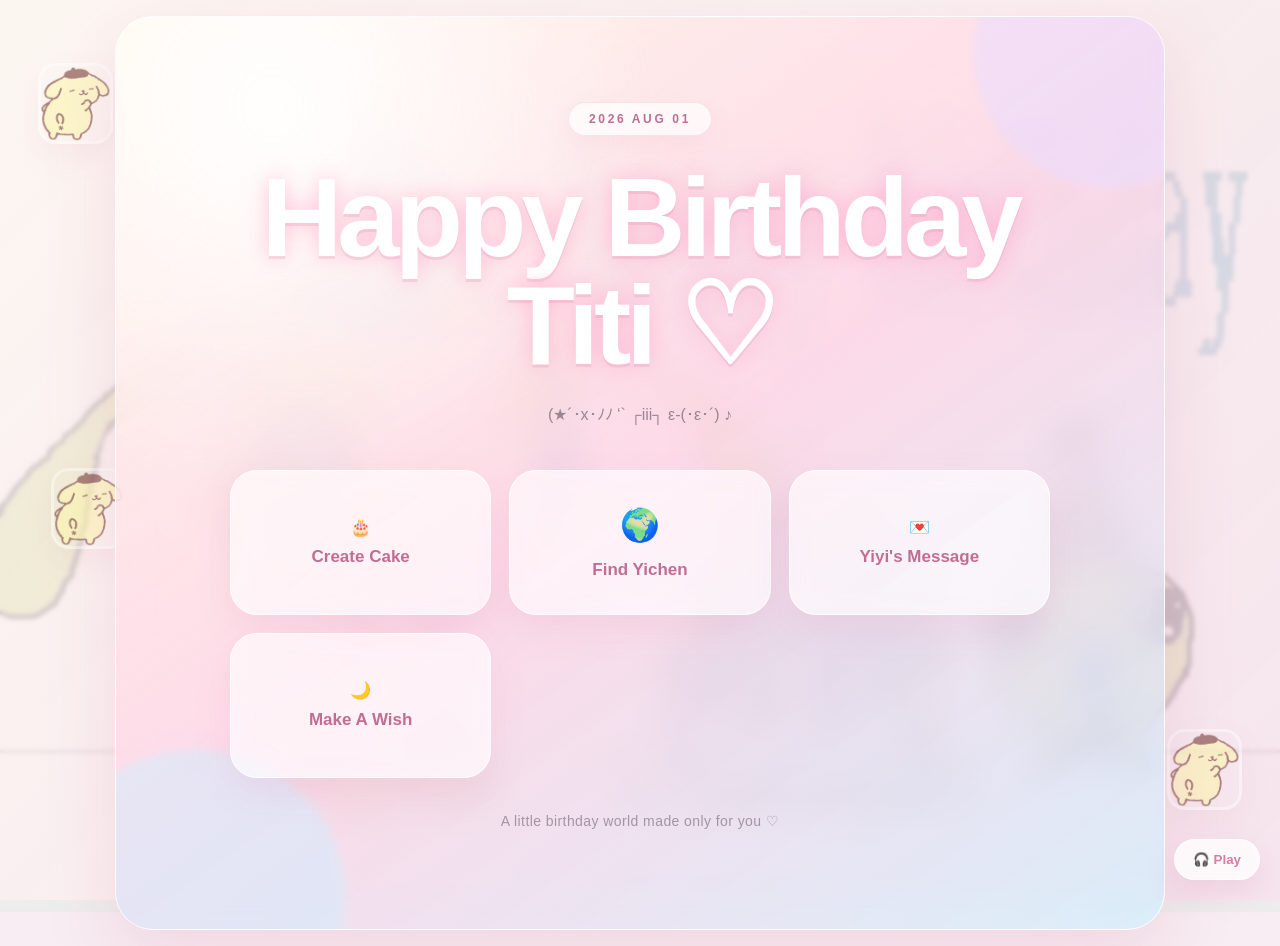
<file: index.html>
<!DOCTYPE html>
<html lang="en">

<head>

<meta charset="UTF-8">

<meta name="viewport" content="width=device-width, initial-scale=1.0">

<title>
TITI'S 24TH BIRTHDAY ♡
</title>

<link rel="stylesheet" href="style.css">
<link rel="stylesheet" href="site-background-override.css">

</head>


<body>


<!-- BACKGROUND DECORATIONS -->

<div class="floating-stickers">

<img src="images/db.jpeg" class="pompompurin p1">

<img src="images/db.jpeg" class="pompompurin p2">

<img src="images/db.jpeg" class="pompompurin p3">


<span class="white-heart h1">♡</span>

<span class="white-heart h2">♡</span>

<span class="white-heart h3">♡</span>

</div>





<!-- LOADING SCREEN -->

<div id="loading-screen">


<div class="loading-logo">

♡ TITI.EXE ♡

</div>


<p>
Preparing birthday system...
</p>



<div class="loading-bar">

<div id="loading-progress"></div>

</div>



<span id="loading-number">
0%
</span>


</div>









<!-- HOME PAGE -->

<section id="home-page">



<div class="magazine-title">

2026 Aug 01

</div>





<h1>

Happy Birthday

<br>

Titi ♡

</h1>





<p>

(★´･x･ﾉﾉ ‘` ┌iii┐ ε-(･ε･´) ♪

</p>





<div class="home-buttons">



<a href="cake.html">

<button>

🎂

<br>

Create Cake

</button>

</a>

<a href="journey.html" class="home-button">
  <span class="button-icon">🌍</span>
  <span>Find Yichen</span>
</a>



<a href="message.html">

<button>

💌

<br>

Yiyi's Message

</button>

</a>





<a href="wish.html">

<button>

🌙

<br>

Make A Wish

</button>

</a>



</div>





<div class="home-note">


A little birthday world made only for you ♡


</div>



</section>









<!-- MUSIC -->

<audio id="music" loop>


<source src="music/Thaiboy_Digital_-_B_with_U_KLICKAUD.mp3">


</audio>




<button id="music-btn">

🎧 Play

</button>









<script src="script.js"></script>


</body>


</html>
</file>
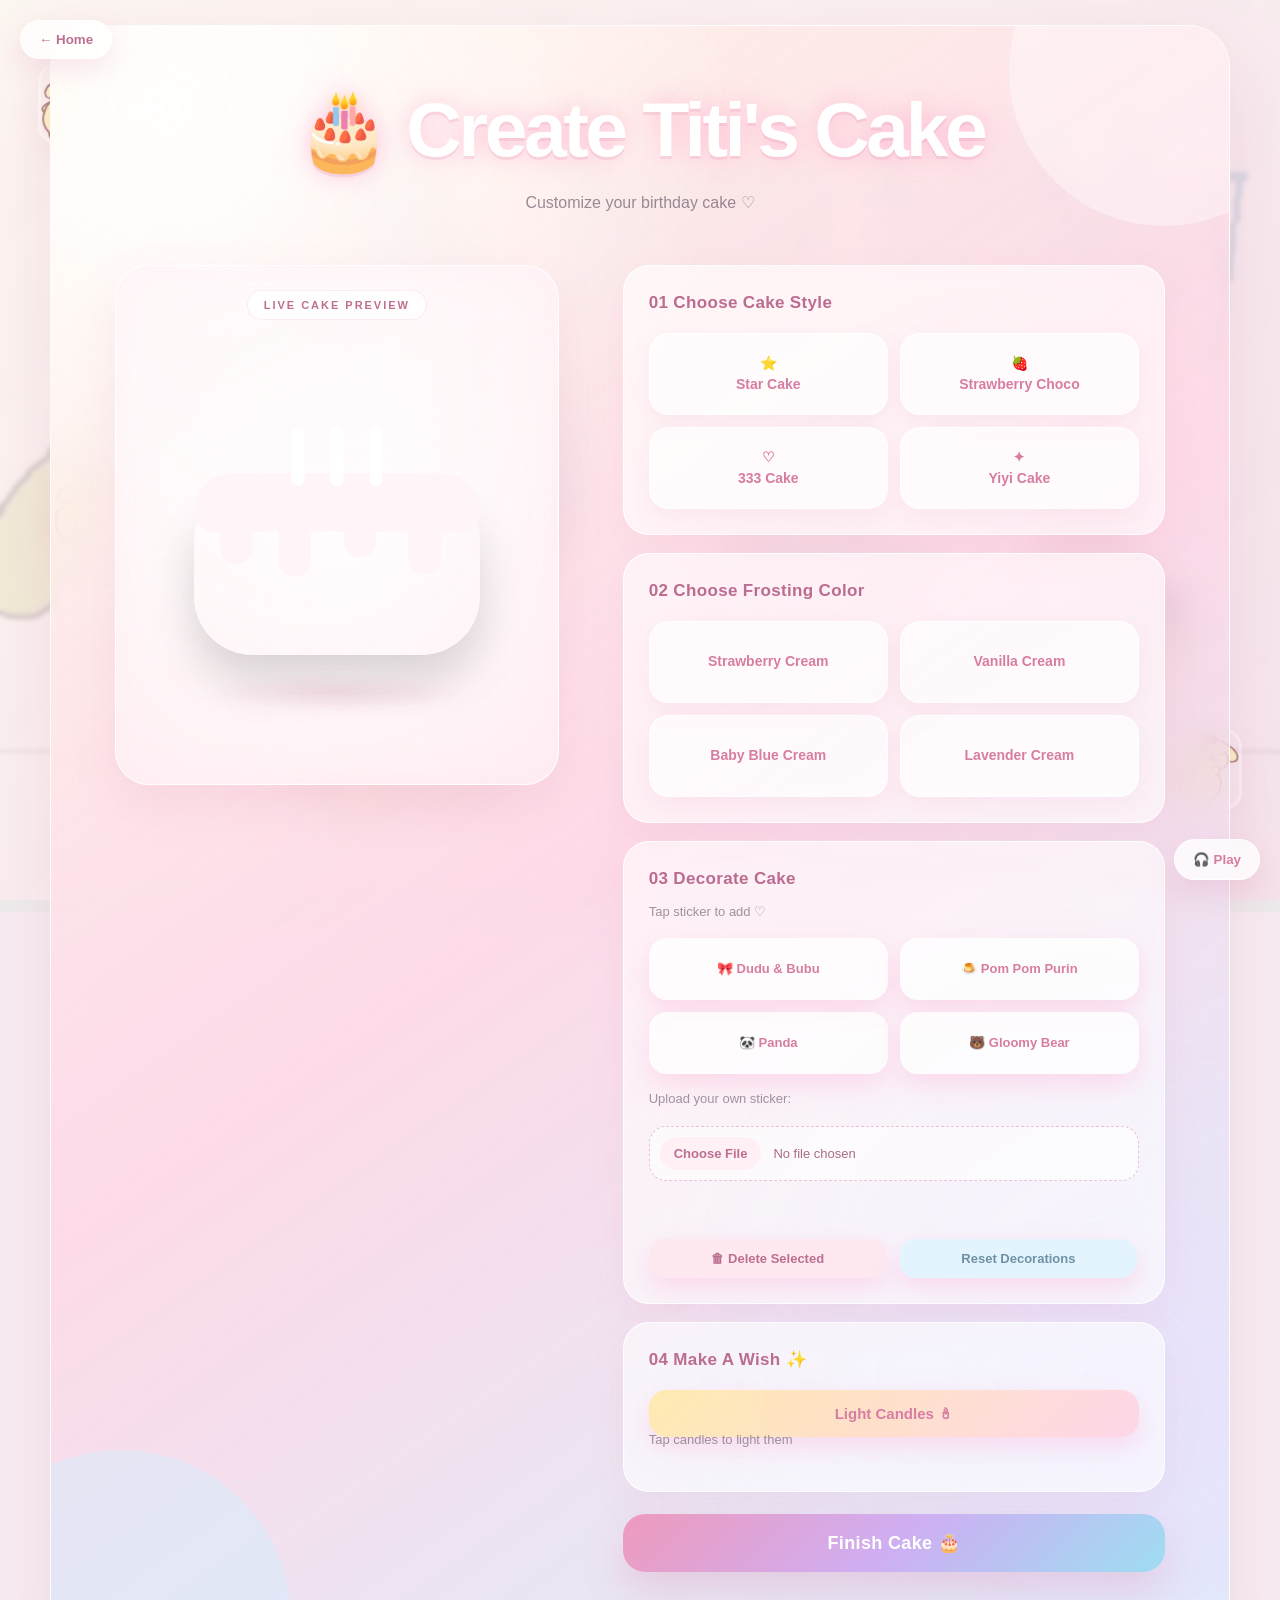
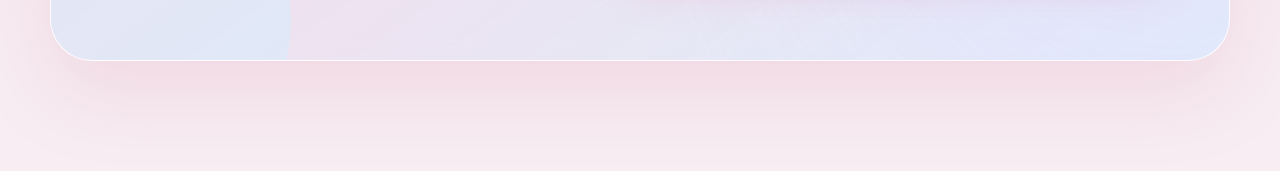
<file: cake.html>
<!DOCTYPE html>
<html lang="en">

<head>

<meta charset="UTF-8">

<meta name="viewport" content="width=device-width, initial-scale=1.0">

<title>
Create Titi's Cake ♡
</title>

<link rel="stylesheet" href="style.css">
<link rel="stylesheet" href="site-background-override.css">

</head>


<body>


<!-- BACKGROUND -->

<div class="floating-stickers">

<img src="images/db.jpeg" class="pompompurin p1">

<img src="images/db.jpeg" class="pompompurin p2">

<img src="images/db.jpeg" class="pompompurin p3">


<span class="white-heart h1">♡</span>
<span class="white-heart h2">♡</span>
<span class="white-heart h3">♡</span>

</div>







<!-- LOADING -->


<div id="loading-screen">


<div class="loading-logo">

♡ TITI.EXE ♡

</div>


<p>
Preparing cake system...
</p>


<div class="loading-bar">

<div id="loading-progress"></div>

</div>


<span id="loading-number">
0%
</span>


</div>









<a href="index.html">

<button class="back-home">

← Home

</button>

</a>









<section id="cake-game">


<h1>

🎂 Create Titi's Cake

</h1>


<p>

Customize your birthday cake ♡

</p>









<!-- CAKE PREVIEW -->


<div id="cake-preview">


<div class="cake">



<!-- candles -->

<div id="candle-layer">


<div class="candle"></div>

<div class="candle"></div>

<div class="candle"></div>


</div>





<!-- decorations -->


<div id="decoration-layer"></div>





<!-- frosting -->


<div id="frosting-layer"></div>





<!-- cake top -->


<div class="cake-top"></div>





<!-- cake body -->


<div class="cake-body"></div>




</div>


</div>














<!-- CAKE STYLE -->


<div class="custom-step">


<h3>

01 Choose Cake Style

</h3>



<div class="choice-grid">



<button 
class="cake-choice"
data-cake="star"
data-image="images/cakes/star.jpeg">

⭐

<br>

Star Cake

</button>




<button 
class="cake-choice"
data-cake="strawberry"
data-image="images/cakes/strawberry-choco.jpeg">

🍓

<br>

Strawberry Choco

</button>




<button 
class="cake-choice"
data-cake="333"
data-image="images/cakes/333.jpeg">

♡

<br>

333 Cake

</button>




<button 
class="cake-choice"
data-cake="yiyi"
data-image="images/cakes/yiyi.jpeg">

✦

<br>

Yiyi Cake

</button>



</div>


</div>













<!-- FROSTING -->


<div class="custom-step">


<h3>

02 Choose Frosting Color

</h3>



<div class="choice-grid">



<button 
class="frosting-choice"
data-color="#ff69b4">

Strawberry Cream

</button>



<button 
class="frosting-choice"
data-color="#ffe9a8">

Vanilla Cream

</button>



<button 
class="frosting-choice"
data-color="#cceeff">

Baby Blue Cream

</button>



<button 
class="frosting-choice"
data-color="#eadcff">

Lavender Cream

</button>



</div>


</div>













<!-- DECORATIONS -->


<div class="custom-step">


<h3>

03 Decorate Cake

</h3>


<p>

Tap sticker to add ♡

</p>





<div class="preset-decoration">



<button 
class="decoration-btn"
data-image="images/decorations/dudububu.png">

🎀 Dudu & Bubu

</button>




<button 
class="decoration-btn"
data-image="images/decorations/pmilk.png">

🍮 Pom Pom Purin

</button>




<button 
class="decoration-btn"
data-image="images/decorations/panda.png">

🐼 Panda

</button>




<button 
class="decoration-btn"
data-image="images/decorations/gloomybear.png">

🐻 Gloomy Bear

</button>



</div>







<p>

Upload your own sticker:

</p>



<input

type="file"

id="decoration-upload"

accept="image/*"

>





<br><br>



<button id="delete-sticker">

🗑 Delete Selected

</button>



<button id="clear-stickers">

Reset Decorations

</button>



</div>













<!-- CANDLES -->


<div class="custom-step">


<h3>

04 Make A Wish ✨

</h3>



<button id="light-candles">

Light Candles 🕯

</button>



<p>

Tap candles to light them

</p>



</div>









<button id="finish-cake">

Finish Cake 🎂

</button>





</section>










<!-- RESULT -->


<section id="cake-result">


<h1>

Your Cake For Titi ♡

</h1>




<div id="final-cake">


</div>





<div class="cake-summary">



<p>

Cake:

<span id="summary-base">
-
</span>

</p>




<p>

Decorations:

<span id="summary-decoration">
-
</span>

</p>




<p>

Frosting:

<span id="summary-frosting">
-
</span>

</p>




</div>





<a href="index.html">

<button>

Back Home ♡

</button>

</a>




</section>









<!-- MUSIC -->


<audio id="music" loop>


<source src="music/Thaiboy_Digital_-_B_with_U_KLICKAUD.mp3">


</audio>




<button id="music-btn">

🎧 Play

</button>







<script src="script.js"></script>


</body>

</html>
</file>
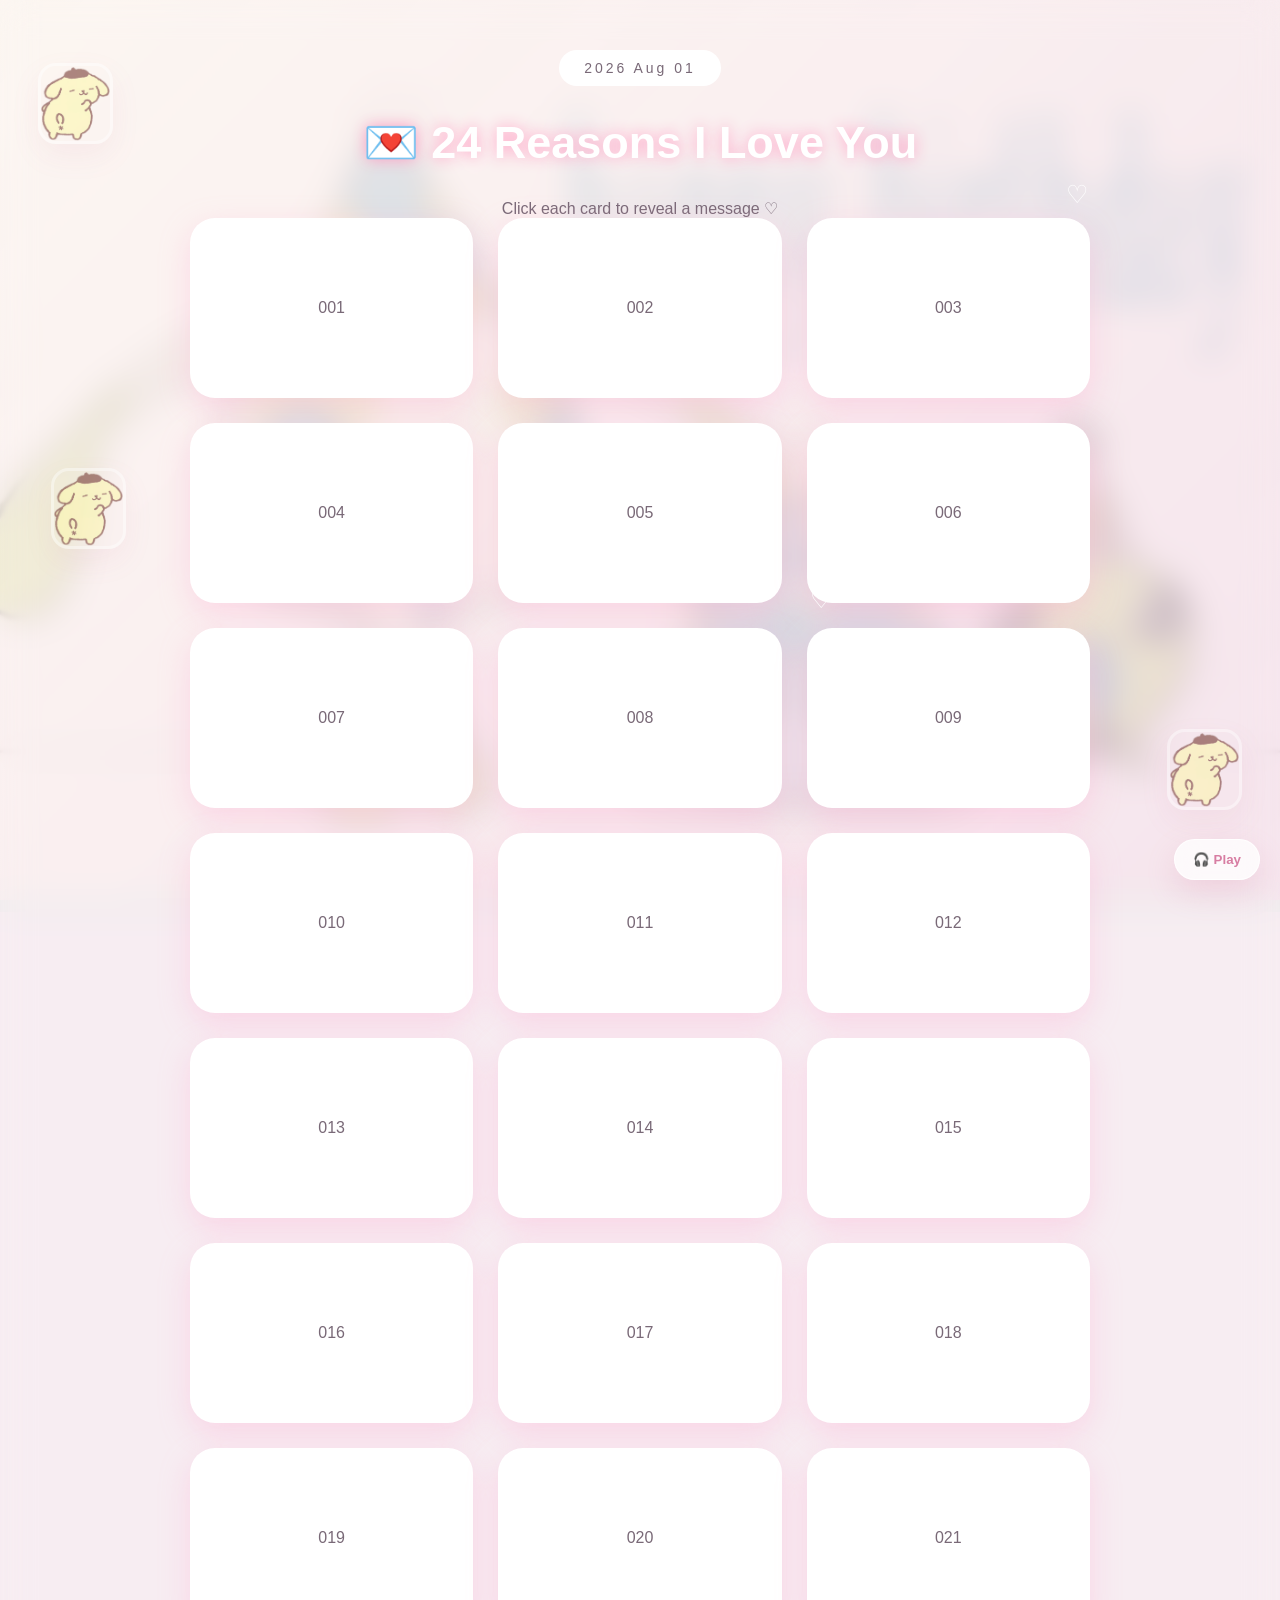
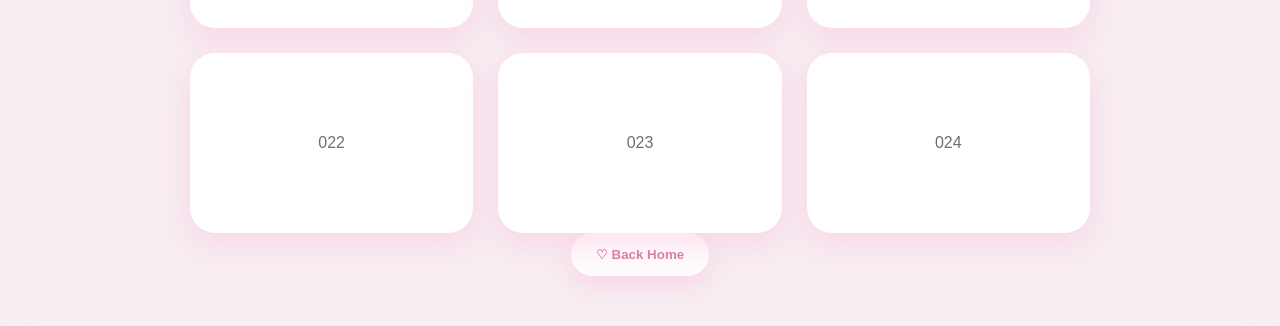
<file: message.html>
<!DOCTYPE html>
<html lang="en">

<head>

<meta charset="UTF-8">

<meta name="viewport" content="width=device-width, initial-scale=1.0">

<title>
TITI'S 24 REASONS ♡
</title>

<link rel="stylesheet" href="style.css">
<link rel="stylesheet" href="site-background-override.css">

</head>


<body>


<!-- FLOATING DECOR -->

<div class="floating-stickers">

<img src="images/db.jpeg" class="pompompurin p1">
<img src="images/db.jpeg" class="pompompurin p2">
<img src="images/db.jpeg" class="pompompurin p3">

<span class="white-heart h1">♡</span>
<span class="white-heart h2">♡</span>
<span class="white-heart h3">♡</span>

</div>





<main class="page">


<div class="issue">

2026 Aug 01

</div>



<h1>

💌 24 Reasons I Love You

</h1>


<p>

Click each card to reveal a message ♡

</p>





<section id="love-cards">


<div class="cards">



<div class="love-card">
<div class="front">001</div>
<div class="back">You are my angelll♡</div>
</div>



<div class="love-card">
<div class="front">002</div>
<div class="back">Everytime I got triggered, you always calm me down.</div>
</div>



<div class="love-card">
<div class="front">003</div>
<div class="back">woah shawty is sooo fine omg.</div>
</div>



<div class="love-card">
<div class="front">004</div>
<div class="back">I love your kindness and your gentle heart.</div>
</div>



<div class="love-card">
<div class="front">005</div>
<div class="back">You make me feel safe and loved.</div>
</div>



<div class="love-card">
<div class="front">006</div>
<div class="back">I love that you love me.</div>
</div>



<div class="love-card">
<div class="front">007</div>
<div class="back">I love and appreciate your persistence.</div>
</div>



<div class="love-card">
<div class="front">008</div>
<div class="back">I love that you never get a fuck about other ppl's opinions.</div>
</div>



<div class="love-card">
<div class="front">009</div>
<div class="back">I love how loving you are!</div>
</div>



<div class="love-card">
<div class="front">010</div>
<div class="back">I love to troll u everyday hahaha.</div>
</div>



<div class="love-card">
<div class="front">011</div>
<div class="back">I love our first kiss >:).</div>
</div>



<div class="love-card">
<div class="front">012</div>
<div class="back">I love how creative you are.</div>
</div>



<div class="love-card">
<div class="front">013</div>
<div class="back">I love when u make me laugh:3.</div>
</div>



<div class="love-card">
<div class="front">014</div>
<div class="back">I love that u really like the nicknames I gave u^^.</div>
</div>



<div class="love-card">
<div class="front">015</div>
<div class="back">I love when you always made me little surprises.</div>
</div>



<div class="love-card">
<div class="front">016</div>
<div class="back">I miss the days we were together:(.</div>
</div>



<div class="love-card">
<div class="front">017</div>
<div class="back">I love sleeping nxt to u!</div>
</div>



<div class="love-card">
<div class="front">018</div>
<div class="back">I love that you always take care of me no matter we are physical together or not.</div>
</div>



<div class="love-card">
<div class="front">019</div>
<div class="back">I love when we play minigames and I beat you>:).</div>
</div>



<div class="love-card">
<div class="front">020</div>
<div class="back">I love that we have so much in common.</div>
</div>



<div class="love-card">
<div class="front">021</div>
<div class="back">I love when you always ask about my feelings</div>
</div>



<div class="love-card">
<div class="front">022</div>
<div class="back">Happy 24th birthday, my babiee ♡</div>
</div>



<div class="love-card">
<div class="front">023</div>
<div class="back">I can't wait to see you again!</div>
</div>



<div class="love-card">
<div class="front">024</div>
<div class="back">ε٩(๑> ₃ <)۶з ♡</div>
</div>



</div>


</section>





<button onclick="location.href='index.html'">

♡ Back Home

</button>



</main>




<audio id="music" loop>

<source src="music/Thaiboy_Digital_-_B_with_U_KLICKAUD.mp3">

</audio>



<button id="music-btn">

🎧 Play

</button>




<script src="script.js"></script>


</body>

</html>
</file>
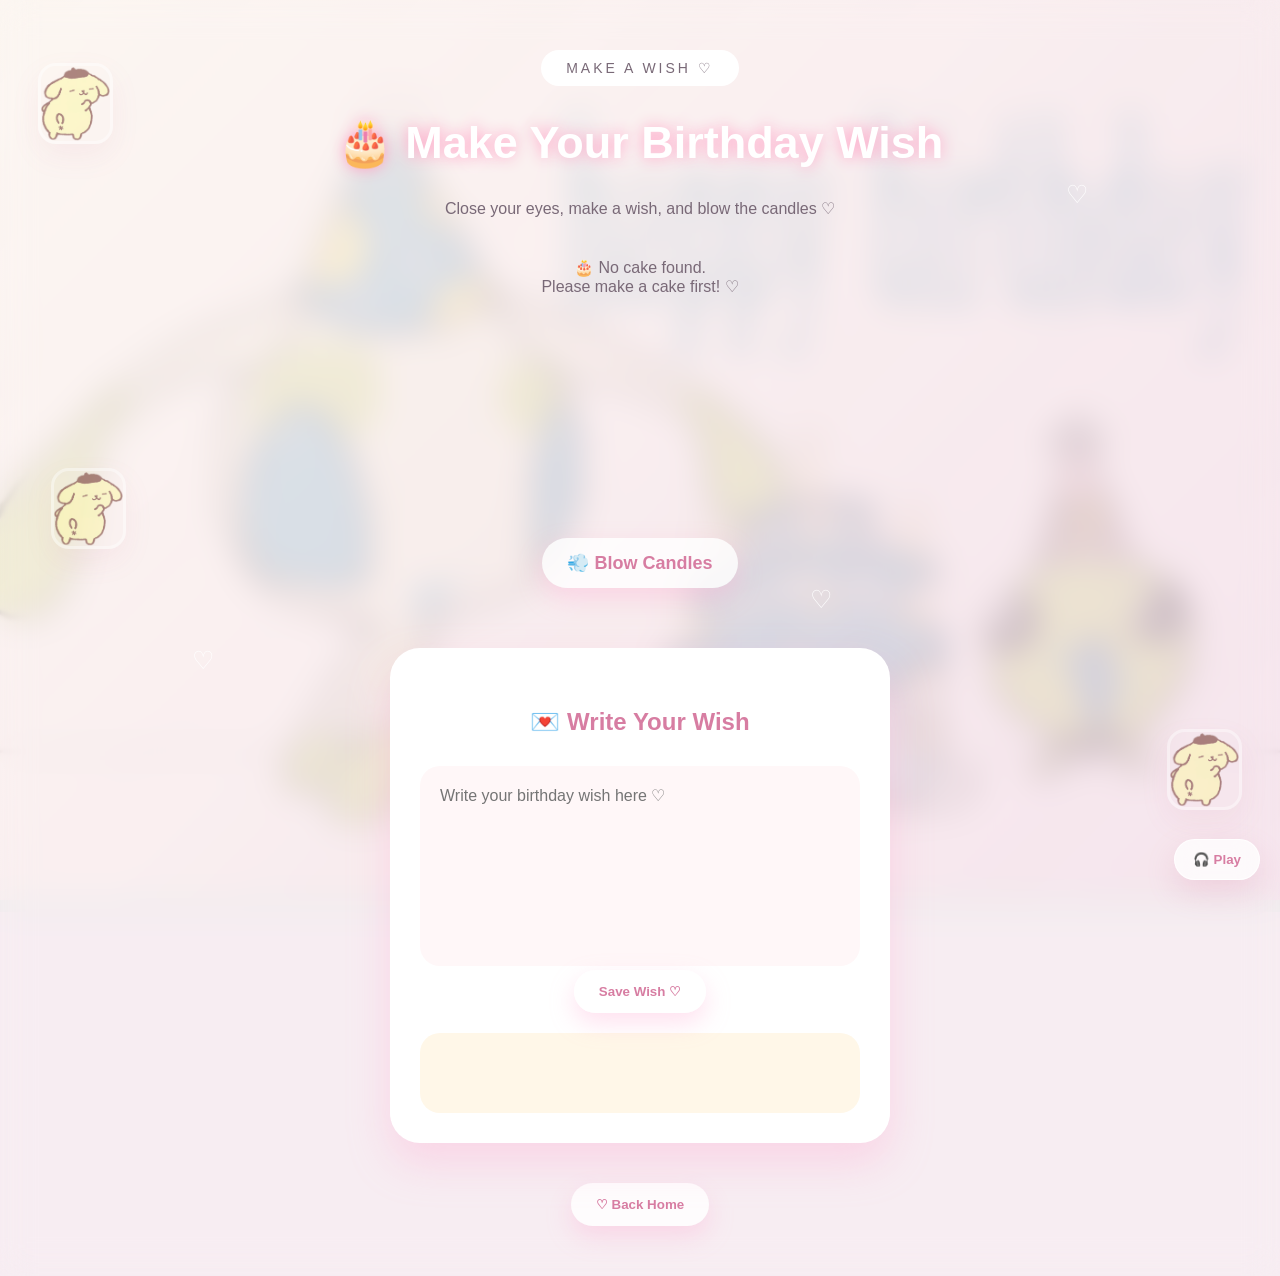
<file: wish.html>
<!DOCTYPE html>
<html lang="en">

<head>

<meta charset="UTF-8">
<meta name="viewport" content="width=device-width, initial-scale=1.0">

<title>
TITI'S WISH ♡
</title>

<link rel="stylesheet" href="style.css">
<link rel="stylesheet" href="site-background-override.css">

</head>


<body>


<!-- FLOATING DECOR -->

<div class="floating-stickers">

<img src="images/db.jpeg" class="pompompurin p1">
<img src="images/db.jpeg" class="pompompurin p2">
<img src="images/db.jpeg" class="pompompurin p3">

<span class="white-heart h1">♡</span>
<span class="white-heart h2">♡</span>
<span class="white-heart h3">♡</span>

</div>





<main class="page">


<div class="issue">

MAKE A WISH ♡

</div>




<h1>
🎂 Make Your Birthday Wish
</h1>



<p>
Close your eyes, make a wish, and blow the candles ♡
</p>





<!-- ===============================
SAVED CAKE FROM CAKE PAGE
================================ -->


<div id="wish-cake">

</div>





<!-- ===============================
BLOW CANDLE BUTTON
================================ -->


<button id="blow-candle">

💨 Blow Candles

</button>







<!-- ===============================
WISH CARD
================================ -->


<div class="postcard">


<h2>
💌 Write Your Wish
</h2>



<textarea 
id="wish-input"
placeholder="Write your birthday wish here ♡">
</textarea>




<button id="save-wish">

Save Wish ♡

</button>




<div id="saved-wish">

</div>


</div>







<button onclick="location.href='index.html'">

♡ Back Home

</button>

<div id="celebration">

    <div class="fireworks"></div>

    <div class="congrats-box">

        <h1>
        🎉 Congratulations ♡
        </h1>

        <p>
        Your wish has been made ✨<br>
        May all your dreams come true.
        I love uuuuu <3
        </p>

        <button id="close-celebration">
            Keep celebrating ♡
        </button>

    </div>

</div>

</main>







<!-- MUSIC -->


<audio id="music" loop>

<source src="music/Thaiboy_Digital_-_B_with_U_KLICKAUD.mp3">

</audio>




<button id="music-btn">

🎧 Play

</button>






<!-- MAIN JS -->

<script src="script.js"></script>


</body>

</html>
</file>
<file: style.css>
/* ==================================
   TITI BIRTHDAY SYSTEM
   MULTI PAGE CSS
   Bladee 333 x Harajuku Dream Core
================================== */

/* ===============================
CUSTOM STRAWBERRY CURSOR
=============================== */

body{

cursor:
url("images/strawberry-cursor.png") 16 16,
auto;

}


button,
a,
.cake-sticker{

cursor:
url("images/heart.png") 16 16,
pointer;

}

/* ===============================
VARIABLES
=============================== */

:root{

--pink:#ffd2e5;
--blue:#cceeff;
--cream:#fff7e8;
--lavender:#eadcff;
--white:#ffffff;

--text:#796977;

--shadow:
rgba(255,170,210,.35);

}





/* ===============================
GLOBAL
=============================== */


*{

margin:0;
padding:0;
box-sizing:border-box;

font-family:
"Arial Rounded MT Bold",
"Helvetica Neue",
sans-serif;

}


body{

min-height:100vh;

color:var(--text);


background:

radial-gradient(
circle at top,
white,
transparent 35%
),


linear-gradient(
180deg,
var(--cream),
var(--pink),
var(--blue)
);


overflow-x:hidden;

}





button{


border:none;

padding:14px 25px;

border-radius:40px;


background:

rgba(255,255,255,.8);


color:#d77da2;

font-weight:bold;


cursor:
url("images/heart.png") 16 16,
pointer;


box-shadow:

0 10px 25px var(--shadow);


transition:.25s;


}



button:hover{

transform:translateY(-3px);

}


button:active{

transform:scale(.95);

}








/* ===============================
FLOATING DECOR
=============================== */


.floating-stickers{

position:fixed;

inset:0;

pointer-events:none;

z-index:10;

}


.pompompurin{

position:absolute;

width:30px;

height:30px;

object-fit:contain;

animation:float 8s infinite;

}



.p1{

top:15%;
left:8%;

}


.p2{

bottom:20%;
right:10%;

animation-delay:3s;

}



.p3{

top:55%;
left:20%;

animation-delay:5s;

}



.white-heart{

position:absolute;

color:white;

font-size:25px;

}



.h1{

top:20%;
right:15%;

}


.h2{

bottom:25%;
left:15%;

}



.h3{

top:65%;
right:35%;

}



@keyframes float{


50%{

transform:translateY(-15px);

}

}







/* ===============================
LOADING
=============================== */


#loading-screen{

position:fixed;

inset:0;

display:flex;

flex-direction:column;

align-items:center;

justify-content:center;


background:

linear-gradient(
135deg,
#fff7e8,
#ffd2e5,
#cceeff
);


z-index:999;


}


.loading-logo{

font-size:45px;

color:white;

text-shadow:
0 0 15px pink;

}



.loading-bar{

width:70%;

height:12px;

background:white;

border-radius:20px;

overflow:hidden;

margin-top:20px;

}


#loading-progress{

height:100%;

width:0;

background:

linear-gradient(
90deg,
pink,
blue
);

}







/* ===============================
PAGE CONTAINER
=============================== */


.page{

min-height:100vh;

padding:50px 20px;

text-align:center;

}





.issue,
.magazine-title{


background:white;

display:inline-block;

padding:10px 25px;

border-radius:40px;

letter-spacing:3px;

font-size:14px;

}






h1{

font-size:45px;

color:white;

text-shadow:

0 0 15px #ff9fc4;


margin:30px;

}



h2{

margin:30px;

color:#d77da2;

}








/* ===============================
HOME
=============================== */


.home-buttons{


display:flex;

flex-direction:column;

gap:25px;

align-items:center;

margin-top:50px;

}



.home-buttons button{


width:260px;

font-size:18px;


}









/* ===============================
CAKE SYSTEM FIX
=============================== */


.cake{

position:relative;

width:220px;

height:200px;

margin:40px auto;

}



/* cake body */

.cake-body{

position:absolute;

bottom:0;

left:0;


width:220px;

height:120px;


background-size:cover;

background-position:center;


border-radius:

30px 30px 45px 45px;


overflow:hidden;


box-shadow:

0 20px 35px rgba(0,0,0,.15);


}



/* ===============================
DRIPPING FROSTING
=============================== */

#frosting-layer {

    position:absolute;

    top:60px;

    left:0;

    width:220px;

    height:45px;

    background:var(--frosting-color,#fff5f8);

    z-index:20;

    border-radius:
    30px 30px 15px 15px;

    transition:.3s;

}


/* dripping part */

#frosting-layer::before {

    content:"";

    position:absolute;

    bottom:-25px;

    left:20px;

    width:25px;

    height:35px;


    background:var(--frosting-color,#fff5f8);


    border-radius:
    0 0 20px 20px;


    box-shadow:

    45px 10px 0 var(--frosting-color,#fff5f8),

    95px -5px 0 var(--frosting-color,#fff5f8),

    145px 8px 0 var(--frosting-color,#fff5f8);


}/* candles sit on cake top */

#candle-layer{


position:absolute;


top:25px;


left:0;


width:220px;


height:60px;


display:flex;


justify-content:center;


align-items:flex-start;


gap:20px;


z-index:100;


}



.candle{


width:10px;


height:45px;


background:white;


border-radius:10px;


}



.candle.fire{


background:

linear-gradient(
orange,
yellow
);


box-shadow:

0 0 20px orange;


}






/* decorations */


#decoration-layer{


position:absolute;


top:70px;


left:0;


width:220px;


height:100px;


z-index:80;


}




.cake-sticker{


position:absolute;


width:50px;


height:50px;


object-fit:contain;


cursor:
url("images/heart.png") 16 16,
pointer;


}


/* ===============================
OPTIONS
=============================== */


.custom-step{


background:

rgba(255,255,255,.7);


padding:25px;


margin:25px auto;


border-radius:30px;


max-width:600px;


backdrop-filter:blur(10px);


}



.choice-grid{


display:grid;


grid-template-columns:repeat(2,1fr);


gap:15px;


}









/* ===============================
MESSAGE CARDS
=============================== */


.cards{


display:grid;


grid-template-columns:

repeat(3,1fr);


gap:25px;


max-width:900px;


margin:auto;


}



.love-card{


height:180px;


perspective:1000px;


cursor:
url("images/heart.png") 16 16,
pointer;


}



.love-card .front,
.love-card .back{

transform-style:preserve-3d;



position:absolute;


width:100%;

height:100%;


display:flex;


align-items:center;


justify-content:center;


border-radius:25px;


backface-visibility:hidden;


background:white;


box-shadow:

0 10px 30px var(--shadow);


padding:20px;


}



.love-card{


position:relative;


}

.love-card .front{

transform:rotateY(0deg);

}


.love-card .back{

transform:rotateY(180deg);

}



.love-card.flip .front{

transform:rotateY(180deg);

}



.love-card.flip .back{

transform:rotateY(360deg);

}




.front,
.back{


transition:.6s;

}








/* ===============================
WISH POSTCARD
=============================== */


.postcard{


background:white;


max-width:500px;


margin:40px auto;


padding:30px;


border-radius:30px;


box-shadow:

0 20px 40px var(--shadow);


}



#wish-input{


width:100%;


height:200px;


border:none;


outline:none;


resize:none;


padding:20px;


border-radius:20px;


background:#fff7f8;


font-size:16px;


}



#saved-wish{


margin-top:20px;


padding:20px;


background:#fff7e8;


border-radius:20px;


min-height:80px;


}









/* ===============================
MUSIC
=============================== */


#music-btn{


position:fixed;


right:20px;

bottom:30px;


z-index:100;


}






/* ===============================
NAV
=============================== */


nav{


position:fixed;


bottom:20px;


left:10%;


width:80%;


background:white;


padding:15px;


border-radius:50px;


display:flex;


justify-content:space-around;


z-index:100;


}







/* ===============================
MOBILE
=============================== */


@media(max-width:600px){


h1{

font-size:35px;

}



.cards{


grid-template-columns:1fr;

}



.choice-grid{


grid-template-columns:1fr;

}



}

/* ===============================
WISH CAKE
=============================== */


#wish-cake{

margin:40px auto;

min-height:220px;

}



#wish-cake .cake{

transform:scale(1);

margin:auto;

}



#blow-candle{

margin:20px;

font-size:18px;

}
/* ===============================
CELEBRATION
=============================== */

#celebration{

position:fixed;

inset:0;

background:
rgba(255,255,255,.85);

display:none;

align-items:center;

justify-content:center;

z-index:9999;

overflow:hidden;

}



.congrats-box{

background:white;

padding:40px;

border-radius:35px;

text-align:center;

box-shadow:
0 20px 50px rgba(255,150,200,.4);

animation:
pop .6s ease;

}



.congrats-box h1{

color:#ff8fba;

font-size:40px;

}



.congrats-box p{

font-size:20px;

line-height:1.6;

}





@keyframes pop{

0%{

transform:scale(.3);

opacity:0;

}


100%{

transform:scale(1);

opacity:1;

}

}



/* FIREWORKS */

.fireworks{

position:absolute;

inset:0;

pointer-events:none;

}


.fireworks::before,
.fireworks::after{


content:"✨ ✦ ✧ ✨ ✦ ✧";


position:absolute;

font-size:50px;

animation:
explode 1.5s infinite;


}



.fireworks::before{

top:20%;

left:25%;

}


.fireworks::after{

top:50%;

right:20%;

animation-delay:.5s;

}




@keyframes explode{

0%{

transform:scale(.3);

opacity:0;

}


30%{

opacity:1;

}


100%{

transform:scale(2);

opacity:0;

}

}

/* ==================================
   HOME PAGE LAYOUT IMPROVEMENT
   Paste this at the END of style.css
================================== */

#home-page {
  position: relative;
  z-index: 2;

  display: flex;
  flex-direction: column;
  align-items: center;
  justify-content: center;

  width: min(1050px, calc(100% - 32px));
  min-height: calc(100svh - 32px);

  margin: 16px auto;
  padding:
    clamp(45px, 7vw, 85px)
    clamp(22px, 6vw, 70px)
    100px;

  overflow: hidden;
  text-align: center;

  border: 1px solid rgba(255, 255, 255, 0.85);
  border-radius: 38px;

  background:
    radial-gradient(
      circle at 15% 10%,
      rgba(255, 255, 255, 0.95),
      transparent 32%
    ),
    linear-gradient(
      145deg,
      rgba(255, 247, 232, 0.84),
      rgba(255, 210, 229, 0.7),
      rgba(204, 238, 255, 0.65)
    );

  box-shadow:
    0 25px 70px rgba(215, 125, 162, 0.2);

  backdrop-filter: blur(18px);
  -webkit-backdrop-filter: blur(18px);
}

/* Keeps homepage content above decorative effects */

#home-page > * {
  position: relative;
  z-index: 2;
}

/* Soft decorative glow inside the card */

#home-page::before,
#home-page::after {
  content: "";
  position: absolute;
  border-radius: 50%;
  pointer-events: none;
  filter: blur(4px);
}

#home-page::before {
  top: -100px;
  right: -80px;

  width: 270px;
  height: 270px;

  background: rgba(234, 220, 255, 0.55);
}

#home-page::after {
  bottom: -120px;
  left: -70px;

  width: 300px;
  height: 300px;

  background: rgba(204, 238, 255, 0.48);
}

/* Date label */

#home-page .magazine-title {
  margin: 0 0 28px;

  padding: 9px 20px;

  border: 1px solid rgba(215, 125, 162, 0.18);
  border-radius: 999px;

  color: #bd6e91;
  background: rgba(255, 255, 255, 0.72);

  box-shadow:
    0 8px 25px rgba(215, 125, 162, 0.1);

  font-size: 12px;
  font-weight: bold;
  letter-spacing: 0.22em;
  text-transform: uppercase;
}

/* Main title */

#home-page h1 {
  max-width: 850px;

  margin: 0 0 22px;

  color: white;

  font-size: clamp(3.3rem, 9vw, 7rem);
  line-height: 0.96;
  letter-spacing: -0.045em;

  text-shadow:
    0 3px 0 rgba(215, 125, 162, 0.2),
    0 0 22px rgba(255, 159, 196, 0.65);
}

/* Birthday symbols under title */

#home-page > p:not(.home-note) {
  margin: 0 0 42px;

  color: rgba(121, 105, 119, 0.75);

  font-size: clamp(13px, 2vw, 16px);
  line-height: 1.7;
}

/* Three action buttons */

.home-buttons {
  display: grid;
  grid-template-columns: repeat(3, minmax(0, 1fr));

  width: min(820px, 100%);

  margin: 0;
  gap: 18px;
}

/* Remove anchor underline around buttons */

.home-buttons a {
  display: block;
  height: 100%;

  color: inherit;
  text-decoration: none;
}

/* Current HTML uses <a><button> */

.home-buttons button {
  width: 100%;
  min-height: 145px;

  padding: 24px 18px;

  border: 1px solid rgba(255, 255, 255, 0.9);
  border-radius: 27px;

  color: #c26e94;
  background: rgba(255, 255, 255, 0.66);

  font-size: 17px;
  line-height: 1.7;

  box-shadow:
    0 14px 35px rgba(215, 125, 162, 0.14);

  backdrop-filter: blur(10px);
  -webkit-backdrop-filter: blur(10px);

  transition:
    transform 0.25s ease,
    box-shadow 0.25s ease,
    background 0.25s ease;
}

.home-buttons button:hover {
  transform: translateY(-7px);

  background: rgba(255, 255, 255, 0.93);

  box-shadow:
    0 20px 42px rgba(215, 125, 162, 0.23);
}

.home-buttons button:focus-visible {
  outline: 3px solid rgba(215, 125, 162, 0.45);
  outline-offset: 5px;
}

/* Bottom note */

.home-note {
  margin: 35px 0 0;

  color: rgba(121, 105, 119, 0.64);

  font-size: 14px;
  letter-spacing: 0.03em;
}

/* Move stickers behind the main content */

.floating-stickers {
  z-index: 1;
}

/* Make the decorative images more visible */

.pompompurin {
  width: clamp(45px, 6vw, 75px);
  height: auto;

  border: 3px solid rgba(255, 255, 255, 0.7);
  border-radius: 18px;

  opacity: 0.58;

  box-shadow:
    0 12px 30px rgba(215, 125, 162, 0.15);
}

/* Reposition the decorations */

.p1 {
  top: 7%;
  left: 3%;
}

.p2 {
  right: 3%;
  bottom: 10%;
}

.p3 {
  top: 52%;
  left: 4%;
}

/* Refine music control */

#music-btn {
  right: 20px;
  bottom: 20px;

  padding: 12px 18px;

  border: 1px solid rgba(255, 255, 255, 0.85);

  background: rgba(255, 255, 255, 0.78);

  box-shadow:
    0 12px 30px rgba(215, 125, 162, 0.2);

  backdrop-filter: blur(12px);
  -webkit-backdrop-filter: blur(12px);
}

/* Tablet and mobile */

@media (max-width: 760px) {
  #home-page {
    width: calc(100% - 20px);
    min-height: calc(100svh - 20px);

    margin: 10px auto;

    padding:
      46px
      18px
      95px;

    border-radius: 28px;
  }

  #home-page .magazine-title {
    margin-bottom: 25px;
  }

  #home-page h1 {
    margin-bottom: 20px;

    font-size: clamp(3rem, 17vw, 5.2rem);
    line-height: 1;
  }

  #home-page > p:not(.home-note) {
    max-width: 280px;
    margin-bottom: 32px;
  }

  .home-buttons {
    grid-template-columns: 1fr;

    width: min(390px, 100%);
    gap: 13px;
  }

  .home-buttons button {
    min-height: 92px;

    padding: 16px 20px;

    border-radius: 22px;

    font-size: 16px;
  }

  .home-note {
    max-width: 260px;
    margin-top: 28px;
  }

  .pompompurin {
    width: 48px;
    opacity: 0.38;
  }

  .p3 {
    display: none;
  }

  #music-btn {
    right: 14px;
    bottom: 14px;
  }
}

.home-button {
  display: flex !important;
  min-height: 145px;
  flex-direction: column;
  align-items: center;
  justify-content: center;
  gap: 10px;

  padding: 24px 18px;

  border: 1px solid rgba(255, 255, 255, 0.9);
  border-radius: 27px;

  color: #c26e94 !important;
  background: rgba(255, 255, 255, 0.66);

  font-size: 17px;
  font-weight: bold;
  line-height: 1.4;

  box-shadow:
    0 14px 35px rgba(215, 125, 162, 0.14);

  backdrop-filter: blur(10px);
  -webkit-backdrop-filter: blur(10px);

  transition:
    transform 0.25s ease,
    box-shadow 0.25s ease,
    background 0.25s ease;
}

.home-button:hover {
  transform: translateY(-7px);

  background: rgba(255, 255, 255, 0.93);

  box-shadow:
    0 20px 42px rgba(215, 125, 162, 0.23);
}

.button-icon {
  font-size: 32px;
}

@media (max-width: 760px) {
  .home-button {
    min-height: 92px;
    flex-direction: row;

    padding: 16px 22px;

    border-radius: 22px;

    font-size: 16px;
  }

  .button-icon {
    font-size: 27px;
  }
}

/* ==================================================
   OPTIMIZED CAKE CREATOR PAGE
   Paste at the END of style.css
================================================== */


/* ===============================
BACK HOME BUTTON
=============================== */

.back-home {
  position: fixed;
  top: 20px;
  left: 20px;
  z-index: 200;

  padding: 11px 18px;

  border: 1px solid rgba(255, 255, 255, 0.85);
  border-radius: 999px;

  color: #bd6f91;
  background: rgba(255, 255, 255, 0.78);

  box-shadow:
    0 10px 28px rgba(215, 125, 162, 0.18);

  backdrop-filter: blur(12px);
  -webkit-backdrop-filter: blur(12px);
}


/* ===============================
MAIN CAKE PAGE
=============================== */

#cake-game {
  position: relative;
  z-index: 2;

  display: grid;
  grid-template-columns:
    minmax(320px, 0.9fr)
    minmax(460px, 1.1fr);

  align-items: start;

  width: min(1180px, calc(100% - 40px));
  min-height: calc(100svh - 50px);

  margin: 25px auto 110px;
  padding:
    65px
    clamp(28px, 5vw, 65px)
    70px;

  column-gap: clamp(28px, 5vw, 65px);
  row-gap: 18px;

  overflow: hidden;

  border: 1px solid rgba(255, 255, 255, 0.88);
  border-radius: 42px;

  background:
    radial-gradient(
      circle at 10% 5%,
      rgba(255, 255, 255, 0.95),
      transparent 30%
    ),
    radial-gradient(
      circle at 95% 85%,
      rgba(234, 220, 255, 0.55),
      transparent 30%
    ),
    linear-gradient(
      145deg,
      rgba(255, 247, 232, 0.86),
      rgba(255, 210, 229, 0.7),
      rgba(204, 238, 255, 0.62)
    );

  box-shadow:
    0 28px 80px rgba(215, 125, 162, 0.2);

  backdrop-filter: blur(18px);
  -webkit-backdrop-filter: blur(18px);
}


/* Keep page content above background glows */

#cake-game > * {
  position: relative;
  z-index: 2;
}


/* Decorative background circles */

#cake-game::before,
#cake-game::after {
  content: "";
  position: absolute;
  z-index: 0;

  border-radius: 50%;

  pointer-events: none;
}

#cake-game::before {
  top: -110px;
  right: -90px;

  width: 310px;
  height: 310px;

  background: rgba(255, 255, 255, 0.38);
}

#cake-game::after {
  bottom: -130px;
  left: -100px;

  width: 340px;
  height: 340px;

  background: rgba(204, 238, 255, 0.42);
}


/* ===============================
PAGE HEADING
=============================== */

#cake-game > h1 {
  grid-column: 1 / -1;

  max-width: 900px;

  margin: 0 auto 4px;

  color: white;

  font-size: clamp(2.8rem, 6vw, 5.3rem);
  line-height: 1;
  letter-spacing: -0.045em;
  text-align: center;

  text-shadow:
    0 3px 0 rgba(215, 125, 162, 0.18),
    0 0 24px rgba(255, 159, 196, 0.62);
}

#cake-game > p {
  grid-column: 1 / -1;

  margin: 0 0 32px;

  color: rgba(121, 105, 119, 0.76);

  font-size: 16px;
  line-height: 1.6;
  text-align: center;
}


/* ===============================
STICKY CAKE PREVIEW
=============================== */

#cake-preview {
  grid-column: 1;
  grid-row: 3 / span 6;

  position: sticky;
  top: 28px;

  display: flex;
  align-items: center;
  justify-content: center;

  min-height: 520px;
  padding: 75px 25px 35px;

  overflow: hidden;

  border: 1px solid rgba(255, 255, 255, 0.9);
  border-radius: 34px;

  background:
    radial-gradient(
      circle at center,
      rgba(255, 255, 255, 0.92),
      rgba(255, 247, 250, 0.65)
    );

  box-shadow:
    inset 0 0 40px rgba(255, 210, 229, 0.16),
    0 20px 45px rgba(215, 125, 162, 0.14);

  backdrop-filter: blur(15px);
  -webkit-backdrop-filter: blur(15px);
}


/* Preview label */

#cake-preview::before {
  content: "LIVE CAKE PREVIEW";

  position: absolute;
  top: 24px;
  left: 50%;

  transform: translateX(-50%);

  padding: 8px 16px;

  border: 1px solid rgba(215, 125, 162, 0.14);
  border-radius: 999px;

  color: #bd6f91;
  background: rgba(255, 255, 255, 0.75);

  font-size: 11px;
  font-weight: bold;
  letter-spacing: 0.18em;

  white-space: nowrap;
}


/* Decorative preview platform */

#cake-preview::after {
  content: "";

  position: absolute;
  left: 50%;
  bottom: 72px;

  width: 270px;
  height: 38px;

  transform: translateX(-50%);

  border-radius: 50%;

  background:
    radial-gradient(
      ellipse,
      rgba(215, 125, 162, 0.2),
      transparent 70%
    );

  filter: blur(5px);
}


/* Make cake larger on desktop */

#cake-preview .cake {
  z-index: 2;

  margin: 30px auto 70px;

  transform: scale(1.3);
  transform-origin: center center;
}


/* ===============================
CUSTOMIZATION PANELS
=============================== */

#cake-game > .custom-step {
  grid-column: 2;

  width: 100%;
  max-width: none;

  margin: 0;
  padding: 25px;

  border: 1px solid rgba(255, 255, 255, 0.9);
  border-radius: 26px;

  background: rgba(255, 255, 255, 0.62);

  box-shadow:
    0 14px 35px rgba(215, 125, 162, 0.1);

  backdrop-filter: blur(14px);
  -webkit-backdrop-filter: blur(14px);

  transition:
    transform 0.25s ease,
    background 0.25s ease,
    box-shadow 0.25s ease;
}

#cake-game > .custom-step:hover {
  transform: translateY(-2px);

  background: rgba(255, 255, 255, 0.76);

  box-shadow:
    0 18px 42px rgba(215, 125, 162, 0.14);
}


/* Section title */

.custom-step h3 {
  margin: 0 0 18px;

  color: #bb6c90;

  font-size: 17px;
  line-height: 1.4;
  letter-spacing: 0.02em;
}


/* Section description */

.custom-step > p {
  margin: -7px 0 17px;

  color: rgba(121, 105, 119, 0.7);

  font-size: 13px;
  line-height: 1.5;
}


/* ===============================
CHOICE BUTTONS
=============================== */

.choice-grid {
  display: grid;
  grid-template-columns: repeat(2, minmax(0, 1fr));

  gap: 12px;
}

.choice-grid button {
  width: 100%;
  min-height: 82px;

  padding: 14px 12px;

  border: 1px solid rgba(255, 255, 255, 0.9);
  border-radius: 20px;

  background: rgba(255, 255, 255, 0.68);

  font-size: 14px;
  line-height: 1.55;

  box-shadow:
    0 8px 22px rgba(215, 125, 162, 0.1);
}

.choice-grid button:hover {
  transform: translateY(-4px);

  background: white;

  box-shadow:
    0 14px 28px rgba(215, 125, 162, 0.18);
}


/* Selected-option appearance, if JS adds active */

.choice-grid button.active,
.choice-grid button.selected {
  border-color: rgba(215, 125, 162, 0.55);

  color: #bd668d;

  background:
    linear-gradient(
      145deg,
      rgba(255, 255, 255, 0.95),
      rgba(255, 210, 229, 0.65)
    );

  box-shadow:
    0 0 0 3px rgba(255, 210, 229, 0.45),
    0 14px 30px rgba(215, 125, 162, 0.18);
}


/* ===============================
DECORATION BUTTONS
=============================== */

.preset-decoration {
  display: grid;
  grid-template-columns: repeat(2, minmax(0, 1fr));

  gap: 12px;

  margin-bottom: 22px;
}

.preset-decoration button {
  width: 100%;
  min-height: 62px;

  padding: 12px 10px;

  border-radius: 18px;

  font-size: 13px;
  line-height: 1.45;
}


/* ===============================
FILE UPLOAD
=============================== */

#decoration-upload {
  display: block;

  width: 100%;

  margin: 10px 0 18px;
  padding: 10px;

  border: 1px dashed rgba(215, 125, 162, 0.45);
  border-radius: 17px;

  color: #a96c87;
  background: rgba(255, 255, 255, 0.64);

  font-size: 13px;
}

#decoration-upload::file-selector-button {
  margin-right: 12px;
  padding: 9px 14px;

  border: none;
  border-radius: 999px;

  color: #bd6f91;
  background: #fff0f6;

  font: inherit;
  font-weight: bold;

  cursor:
    url("images/heart.png") 16 16,
    pointer;
}


/* Decoration management buttons */

#delete-sticker,
#clear-stickers {
  width: calc(50% - 7px);

  margin-top: 4px;
  padding: 12px 10px;

  border-radius: 17px;

  font-size: 13px;
}

#delete-sticker {
  margin-right: 8px;

  color: #bd6f91;
  background: rgba(255, 232, 240, 0.88);
}

#clear-stickers {
  color: #6f91a5;
  background: rgba(225, 245, 255, 0.88);
}


/* ===============================
CANDLE SECTION
=============================== */

#light-candles {
  width: 100%;

  padding: 15px 20px;

  border-radius: 18px;

  font-size: 15px;

  background:
    linear-gradient(
      135deg,
      rgba(255, 233, 168, 0.9),
      rgba(255, 210, 229, 0.9)
    );
}


/* ===============================
FINISH BUTTON
=============================== */

#finish-cake {
  grid-column: 2;

  width: 100%;

  margin-top: 4px;
  padding: 18px 25px;

  border-radius: 22px;

  color: white;

  font-size: 18px;
  letter-spacing: 0.02em;

  background:
    linear-gradient(
      135deg,
      #ee9abc,
      #cfaef2,
      #9eddf2
    );

  box-shadow:
    0 18px 38px rgba(215, 125, 162, 0.26);
}

#finish-cake:hover {
  transform: translateY(-5px);

  box-shadow:
    0 24px 45px rgba(215, 125, 162, 0.34);
}


/* ===============================
CAKE RESULT PAGE
=============================== */

#cake-result {
  position: relative;
  z-index: 3;

  display: none;

  width: min(850px, calc(100% - 32px));

  margin: 30px auto 110px;
  padding:
    clamp(45px, 7vw, 75px)
    clamp(22px, 6vw, 65px);

  overflow: hidden;

  border: 1px solid rgba(255, 255, 255, 0.88);
  border-radius: 40px;

  text-align: center;

  background:
    radial-gradient(
      circle at top,
      rgba(255, 255, 255, 0.95),
      transparent 38%
    ),
    linear-gradient(
      145deg,
      rgba(255, 247, 232, 0.88),
      rgba(255, 210, 229, 0.72),
      rgba(204, 238, 255, 0.68)
    );

  box-shadow:
    0 28px 75px rgba(215, 125, 162, 0.22);

  backdrop-filter: blur(18px);
  -webkit-backdrop-filter: blur(18px);
}


/* Works if your JavaScript adds an active class */

#cake-result.active {
  display: block;
}

#cake-result h1 {
  margin: 0 0 35px;

  font-size: clamp(2.7rem, 7vw, 4.8rem);
  line-height: 1;
}

#final-cake {
  display: flex;
  align-items: center;
  justify-content: center;

  min-height: 360px;
  margin: 0 auto 30px;

  border: 1px solid rgba(255, 255, 255, 0.85);
  border-radius: 30px;

  background: rgba(255, 255, 255, 0.54);

  box-shadow:
    inset 0 0 40px rgba(255, 210, 229, 0.18);
}


/* Result information */

.cake-summary {
  display: grid;
  grid-template-columns: repeat(3, minmax(0, 1fr));

  gap: 12px;

  margin: 0 auto 30px;
}

.cake-summary p {
  min-width: 0;
  margin: 0;
  padding: 17px 12px;

  border: 1px solid rgba(255, 255, 255, 0.85);
  border-radius: 18px;

  color: #a96c87;
  background: rgba(255, 255, 255, 0.6);

  font-size: 13px;
  line-height: 1.5;
}

.cake-summary span {
  display: block;

  margin-top: 5px;

  color: var(--text);

  font-weight: bold;
}


/* ===============================
DECORATIONS ON THIS PAGE
=============================== */

#cake-game ~ .floating-stickers,
.floating-stickers {
  z-index: 1;
}

#cake-game .cake-sticker {
  touch-action: none;
}


/* ===============================
TABLET
=============================== */

@media (max-width: 900px) {

  #cake-game {
    grid-template-columns: 1fr;

    width: calc(100% - 24px);
    min-height: auto;

    margin: 12px auto 100px;
    padding:
      62px
      clamp(18px, 5vw, 38px)
      55px;

    border-radius: 32px;

    row-gap: 16px;
  }

  #cake-game > h1,
  #cake-game > p,
  #cake-preview,
  #cake-game > .custom-step,
  #finish-cake {
    grid-column: 1;
  }

  #cake-preview {
    grid-row: auto;

    position: relative;
    top: auto;

    min-height: 430px;
    margin-bottom: 8px;
  }

  #cake-preview .cake {
    transform: scale(1.2);
  }

  #cake-game > h1 {
    font-size: clamp(2.8rem, 10vw, 4.5rem);
  }

  #cake-game > p {
    margin-bottom: 18px;
  }

  #finish-cake {
    margin-top: 6px;
  }
}


/* ===============================
MOBILE
=============================== */

@media (max-width: 560px) {

  .back-home {
    top: 12px;
    left: 12px;

    padding: 9px 14px;

    font-size: 12px;
  }

  #cake-game {
    width: calc(100% - 16px);

    margin: 8px auto 90px;
    padding:
      65px
      14px
      40px;

    border-radius: 25px;
  }

  #cake-game > h1 {
    margin-bottom: 7px;

    font-size: clamp(2.45rem, 13vw, 3.5rem);
  }

  #cake-game > p {
    margin-bottom: 14px;

    font-size: 14px;
  }

  #cake-preview {
    min-height: 360px;
    padding: 65px 12px 20px;

    border-radius: 24px;
  }

  #cake-preview .cake {
    margin-bottom: 55px;

    transform: scale(1.05);
  }

  #cake-game > .custom-step {
    padding: 19px 15px;

    border-radius: 22px;
  }

  .custom-step h3 {
    font-size: 15px;
  }

  .choice-grid {
    grid-template-columns: repeat(2, minmax(0, 1fr));

    gap: 9px;
  }

  .choice-grid button {
    min-height: 73px;

    padding: 11px 8px;

    border-radius: 17px;

    font-size: 12px;
  }

  .preset-decoration {
    grid-template-columns: 1fr;

    gap: 9px;
  }

  .preset-decoration button {
    min-height: 52px;
  }

  #delete-sticker,
  #clear-stickers {
    width: 100%;

    margin: 7px 0 0;
  }

  #finish-cake {
    padding: 16px 18px;

    font-size: 16px;
  }

  #cake-result {
    width: calc(100% - 16px);

    margin: 8px auto 90px;
    padding:
      55px
      15px
      40px;

    border-radius: 26px;
  }

  #final-cake {
    min-height: 310px;

    border-radius: 22px;
  }

  .cake-summary {
    grid-template-columns: 1fr;
  }

  #music-btn {
    right: 12px;
    bottom: 12px;
  }
}

/* ==================================================
   AMSTERDAM TO ANYANG MAZE PAGE
================================================== */


/* ===============================
PAGE BACKGROUND
=============================== */

.maze-page-body {
  min-height: 100vh;
  position: relative;

  color: var(--text);

  background: #f9eff3;

  overflow-x: hidden;
}

.maze-page-body::before {
  content: "";

  position: fixed;
  inset: 0;
  z-index: -3;

  background:
    linear-gradient(
      rgba(255, 249, 251, 0.78),
      rgba(250, 243, 248, 0.8)
    ),
    url("images/journey-bg.jpg") center / cover no-repeat;

  filter:
    saturate(0.68)
    contrast(0.82)
    brightness(1.05);
}

.maze-page-body::after {
  content: "";

  position: fixed;
  inset: 0;
  z-index: -2;

  background:
    radial-gradient(
      circle at 15% 15%,
      rgba(255, 210, 229, 0.32),
      transparent 32%
    ),
    radial-gradient(
      circle at 85% 80%,
      rgba(204, 238, 255, 0.3),
      transparent 34%
    );
}


/* ===============================
BACK HOME
=============================== */

.maze-back-home {
  position: fixed;
  top: 20px;
  left: 20px;
  z-index: 200;

  display: inline-flex;
  align-items: center;
  justify-content: center;

  padding: 11px 18px;

  border: 1px solid rgba(255, 255, 255, 0.9);
  border-radius: 999px;

  color: #ad6f8b;
  background: rgba(255, 255, 255, 0.75);

  box-shadow:
    0 10px 30px rgba(139, 95, 116, 0.14);

  font-size: 13px;
  font-weight: bold;
  text-decoration: none;

  backdrop-filter: blur(14px);
  -webkit-backdrop-filter: blur(14px);

  transition:
    transform 0.25s ease,
    background 0.25s ease;
}

.maze-back-home:hover {
  transform: translateY(-3px);

  background: rgba(255, 255, 255, 0.95);
}


/* ===============================
MAIN CONTAINER
=============================== */

#journey-page {
  position: relative;
  z-index: 2;

  width: min(1240px, calc(100% - 36px));

  margin: 18px auto 100px;

  padding:
    clamp(70px, 8vw, 105px)
    clamp(22px, 5vw, 65px)
    clamp(40px, 6vw, 70px);

  border: 1px solid rgba(255, 255, 255, 0.88);
  border-radius: 42px;

  background:
    linear-gradient(
      145deg,
      rgba(255, 255, 255, 0.64),
      rgba(255, 247, 251, 0.58)
    );

  box-shadow:
    0 30px 90px rgba(120, 82, 102, 0.16);

  backdrop-filter: blur(18px);
  -webkit-backdrop-filter: blur(18px);
}


/* ===============================
PAGE HEADER
=============================== */

.journey-header {
  max-width: 850px;

  margin: 0 auto 45px;

  text-align: center;
}

.journey-label {
  display: inline-block;

  margin: 0 0 21px;
  padding: 9px 17px;

  border: 1px solid rgba(184, 111, 145, 0.14);
  border-radius: 999px;

  color: #a96887;
  background: rgba(255, 255, 255, 0.68);

  font-size: 11px;
  font-weight: bold;
  letter-spacing: 0.2em;
}

.journey-header h1 {
  margin: 0;

  color: #fff;

  font-size: clamp(3.2rem, 8vw, 6.8rem);
  line-height: 0.92;
  letter-spacing: -0.055em;

  text-shadow:
    0 2px 0 rgba(184, 111, 145, 0.16),
    0 0 24px rgba(234, 151, 188, 0.42);
}

.journey-header h1 span {
  display: block;

  color: #cf8da9;
}

.journey-description {
  max-width: 610px;

  margin: 25px auto 0;

  color: rgba(92, 75, 87, 0.73);

  font-size: 15px;
  line-height: 1.7;
}


/* ===============================
TWO-COLUMN LAYOUT
=============================== */

.journey-layout {
  display: grid;
  grid-template-columns:
    minmax(440px, 1.15fr)
    minmax(350px, 0.85fr);

  align-items: stretch;

  gap: 22px;
}

.journey-panel {
  min-width: 0;

  padding: 24px;

  border: 1px solid rgba(255, 255, 255, 0.9);
  border-radius: 30px;

  background: rgba(255, 255, 255, 0.59);

  box-shadow:
    0 18px 45px rgba(121, 85, 103, 0.11);

  backdrop-filter: blur(15px);
  -webkit-backdrop-filter: blur(15px);
}

.panel-heading {
  display: flex;
  align-items: flex-start;
  justify-content: space-between;

  gap: 18px;

  margin-bottom: 20px;
}

.panel-heading > div {
  display: flex;
  align-items: center;

  gap: 12px;
}

.panel-number {
  display: flex;
  align-items: center;
  justify-content: center;

  width: 34px;
  height: 34px;

  flex-shrink: 0;

  border-radius: 12px;

  color: #a96887;
  background: rgba(255, 221, 234, 0.72);

  font-size: 11px;
  font-weight: bold;
}

.panel-heading h2 {
  margin: 0;

  color: #9c627e;

  font-size: 21px;
}

.live-indicator,
#move-counter {
  flex-shrink: 0;

  padding: 7px 11px;

  border-radius: 999px;

  color: rgba(106, 85, 97, 0.72);
  background: rgba(255, 255, 255, 0.78);

  font-size: 10px;
  font-weight: bold;
  letter-spacing: 0.09em;
}


/* ===============================
3D GLOBE
=============================== */

#globe-container {
  position: relative;

  width: 100%;
  height: 430px;

  overflow: hidden;

  border: 1px solid rgba(255, 255, 255, 0.82);
  border-radius: 25px;

  background:
    radial-gradient(
      circle at center,
      rgba(205, 226, 238, 0.55),
      rgba(241, 226, 237, 0.54)
    );
}

#globeViz {
  width: 100%;
  height: 100%;
}

#globeViz canvas {
  display: block;
}


/* ===============================
TRAVEL ANIMATION
=============================== */

.travel-progress {
  display: grid;
  grid-template-columns: auto 1fr auto;
  align-items: center;

  gap: 13px;

  margin-top: 19px;
}

.travel-city {
  display: flex;
  align-items: center;

  gap: 9px;

  min-width: 95px;
}

.travel-city-end {
  justify-content: flex-end;

  text-align: right;
}

.city-icon {
  display: flex;
  align-items: center;
  justify-content: center;

  width: 38px;
  height: 38px;

  border-radius: 14px;

  background: rgba(255, 255, 255, 0.78);

  font-size: 18px;
}

.travel-city strong,
.travel-city small {
  display: block;
}

.travel-city strong {
  color: #94627a;

  font-size: 12px;
}

.travel-city small {
  margin-top: 2px;

  color: rgba(96, 79, 89, 0.62);

  font-size: 10px;
}

.travel-line {
  position: relative;

  height: 45px;

  overflow: hidden;
}

.travel-dashes {
  position: absolute;
  top: 50%;
  right: 0;
  left: 0;

  height: 3px;

  transform: translateY(-50%);

  background:
    repeating-linear-gradient(
      90deg,
      rgba(203, 140, 169, 0.53) 0 12px,
      transparent 12px 21px
    );
}

#travel-person {
  position: absolute;
  top: 50%;
  left: 0;
  z-index: 2;

  transform: translateY(-50%);

  font-size: 25px;
}

#travel-person.complete-journey {
  animation:
    journeyWalk 3.2s
    cubic-bezier(0.45, 0, 0.25, 1)
    forwards;
}

@keyframes journeyWalk {
  0% {
    left: 0;
    transform:
      translateY(-50%)
      rotate(-3deg);
  }

  20% {
    transform:
      translateY(-65%)
      rotate(3deg);
  }

  40% {
    transform:
      translateY(-50%)
      rotate(-3deg);
  }

  60% {
    transform:
      translateY(-65%)
      rotate(3deg);
  }

  80% {
    transform:
      translateY(-50%)
      rotate(-3deg);
  }

  100% {
    left: calc(100% - 28px);

    transform:
      translateY(-55%)
      rotate(0);
  }
}


/* ===============================
MAZE GAME
=============================== */

.maze-game-panel {
  display: flex;
  flex-direction: column;
}

.maze-instructions {
  margin: -4px 0 16px;

  color: rgba(91, 74, 85, 0.68);

  font-size: 12px;
  line-height: 1.6;
}

.maze-wrapper {
  display: flex;
  align-items: center;
  justify-content: center;

  flex: 1;

  min-height: 390px;

  padding: 17px;

  border: 1px solid rgba(255, 255, 255, 0.82);
  border-radius: 24px;

  background:
    linear-gradient(
      rgba(255, 255, 255, 0.58),
      rgba(255, 250, 252, 0.68)
    );
}

#maze {
  display: grid;

  gap: 4px;

  outline: none;

  touch-action: none;
}

.maze-cell {
  display: flex;
  align-items: center;
  justify-content: center;

  width: 31px;
  height: 31px;

  border-radius: 9px;

  font-size: 15px;

  transition:
    transform 0.15s ease,
    background 0.15s ease;
}

.maze-wall {
  background: rgba(139, 118, 132, 0.2);

  box-shadow:
    inset 0 0 0 1px rgba(255, 255, 255, 0.22);
}

.maze-path {
  background: rgba(255, 255, 255, 0.71);
}

.maze-start {
  background: rgba(204, 238, 255, 0.66);
}

.maze-goal {
  background:
    linear-gradient(
      135deg,
      rgba(255, 210, 229, 0.9),
      rgba(234, 220, 255, 0.9)
    );

  box-shadow:
    0 0 18px rgba(215, 125, 162, 0.19);
}

.maze-player {
  background: rgba(255, 255, 255, 0.96);

  box-shadow:
    0 0 0 2px rgba(207, 139, 172, 0.37),
    0 7px 16px rgba(149, 104, 127, 0.14);

  transform: scale(1.05);
}


/* ===============================
MAZE CONTROLS
=============================== */

.maze-controls {
  display: grid;
  grid-template-columns: repeat(3, 52px);
  grid-template-areas:
    ". up ."
    "left down right";

  justify-content: center;

  gap: 7px;

  margin: 17px auto 0;
}

.maze-control {
  width: 52px;
  height: 46px;

  padding: 0;

  border-radius: 16px;

  color: #a96887;
  background: rgba(255, 255, 255, 0.77);

  font-size: 19px;

  box-shadow:
    0 8px 20px rgba(142, 100, 121, 0.1);
}

.maze-up {
  grid-area: up;
}

.maze-left {
  grid-area: left;
}

.maze-down {
  grid-area: down;
}

.maze-right {
  grid-area: right;
}

.maze-control:active {
  transform: scale(0.9);
}


/* ===============================
MAZE FOOTER
=============================== */

.maze-footer {
  margin-top: 17px;

  text-align: center;
}

#maze-status {
  min-height: 22px;

  margin: 0 0 13px;

  color: rgba(98, 75, 88, 0.73);

  font-size: 12px;
  line-height: 1.5;
}

#reset-maze {
  width: 100%;

  padding: 13px 18px;

  border-radius: 17px;

  font-size: 13px;
}


/* ===============================
CELEBRATION
=============================== */

#journey-celebration {
  position: fixed;
  inset: 0;
  z-index: 9998;

  display: flex;
  align-items: center;
  justify-content: center;

  padding: 20px;

  visibility: hidden;
  opacity: 0;

  background: rgba(251, 246, 249, 0.8);

  backdrop-filter: blur(15px);
  -webkit-backdrop-filter: blur(15px);

  transition:
    visibility 0.4s ease,
    opacity 0.4s ease;
}

#journey-celebration.show {
  visibility: visible;
  opacity: 1;
}

.journey-celebration-card {
  width: min(430px, 100%);

  padding: 43px 30px;

  border: 1px solid rgba(255, 255, 255, 0.92);
  border-radius: 32px;

  background:
    linear-gradient(
      145deg,
      rgba(255, 255, 255, 0.93),
      rgba(255, 233, 241, 0.88)
    );

  box-shadow:
    0 25px 70px rgba(129, 88, 107, 0.18);

  text-align: center;

  animation: journeyCelebrationPop 0.6s ease;
}

.celebration-hearts {
  margin-bottom: 13px;

  color: #c57c9c;

  font-size: 29px;
  letter-spacing: 0.2em;
}

.journey-celebration-card h2 {
  margin: 0 0 12px;

  color: #ba7594;

  font-size: clamp(2.2rem, 8vw, 3.5rem);
}

.journey-celebration-card p {
  margin: 0 0 25px;

  color: rgba(91, 73, 84, 0.7);

  font-size: 14px;
}

#play-again {
  width: 100%;

  margin-bottom: 11px;
}

.celebration-home-link {
  display: block;

  padding: 12px;

  color: #9a7084;

  font-size: 12px;
  font-weight: bold;
  text-decoration: none;
}

@keyframes journeyCelebrationPop {
  from {
    opacity: 0;

    transform:
      translateY(25px)
      scale(0.9);
  }

  to {
    opacity: 1;

    transform:
      translateY(0)
      scale(1);
  }
}


/* ===============================
TABLET
=============================== */

@media (max-width: 970px) {

  .journey-layout {
    grid-template-columns: 1fr;
  }

  #globe-container {
    height: 390px;
  }

  .maze-wrapper {
    min-height: 360px;
  }

}


/* ===============================
MOBILE
=============================== */

@media (max-width: 600px) {

  .maze-back-home {
    top: 12px;
    left: 12px;

    padding: 9px 14px;

    font-size: 11px;
  }

  #journey-page {
    width: calc(100% - 16px);

    margin: 8px auto 85px;

    padding:
      68px
      12px
      28px;

    border-radius: 27px;
  }

  .journey-header {
    margin-bottom: 29px;
  }

  .journey-header h1 {
    font-size: clamp(3rem, 15vw, 4.5rem);
  }

  .journey-description {
    max-width: 300px;

    font-size: 13px;
  }

  .journey-panel {
    padding: 15px;

    border-radius: 23px;
  }

  .panel-heading {
    align-items: center;

    margin-bottom: 15px;
  }

  .panel-heading h2 {
    font-size: 17px;
  }

  #globe-container {
    height: 300px;

    border-radius: 19px;
  }

  .travel-progress {
    grid-template-columns: 1fr;

    gap: 8px;
  }

  .travel-city,
  .travel-city-end {
    justify-content: flex-start;

    text-align: left;
  }

  .travel-line {
    width: 100%;
  }

  .maze-wrapper {
    min-height: auto;

    padding: 10px;
  }

  .maze-cell {
    width: min(7.2vw, 28px);
    height: min(7.2vw, 28px);

    border-radius: 7px;

    font-size: 13px;
  }

  .maze-controls {
    grid-template-columns: repeat(3, 48px);
  }

  .maze-control {
    width: 48px;
    height: 43px;
  }

}


/* ===============================
REDUCED MOTION
=============================== */

@media (prefers-reduced-motion: reduce) {

  #travel-person.complete-journey {
    animation: none;

    left: calc(100% - 28px);
  }

}
</file>
<file: site-background-override.css>
/* ==================================================
   OPTIONAL: USE ONE SOFT IMAGE BACKGROUND ON ALL PAGES

   1. Put your chosen image at:
      images/site-background.jpg

   2. Link this file AFTER style.css on every HTML page:
      <link rel="stylesheet" href="site-background-override.css">
================================================== */

html {
  min-height: 100%;
  background: #f7edf2;
}

body {
  position: relative;
  min-height: 100svh;
  background: #f7edf2 !important;
  isolation: isolate;
}

body::before {
  content: "";
  position: fixed;
  inset: 0;
  z-index: -3;
  pointer-events: none;

  background:
    url("images/site-background.jpg") center / cover no-repeat fixed,
    linear-gradient(135deg, #f9eff2, #edf5f7);

  filter:
    saturate(0.62)
    contrast(0.72)
    brightness(1.08);

  transform: scale(1.025);
}

body::after {
  content: "";
  position: fixed;
  inset: 0;
  z-index: -2;
  pointer-events: none;

  background:
    linear-gradient(
      135deg,
      rgba(255, 248, 242, 0.82),
      rgba(248, 226, 237, 0.77)
    );

  backdrop-filter: blur(2px);
  -webkit-backdrop-filter: blur(2px);
}

/* Make content panels slightly calmer over the image. */
.page,
#home-page,
#cake-game,
#cake-result,
.postcard,
.custom-step,
.love-card .front,
.love-card .back {
  backdrop-filter: blur(16px);
  -webkit-backdrop-filter: blur(16px);
}
</file>
